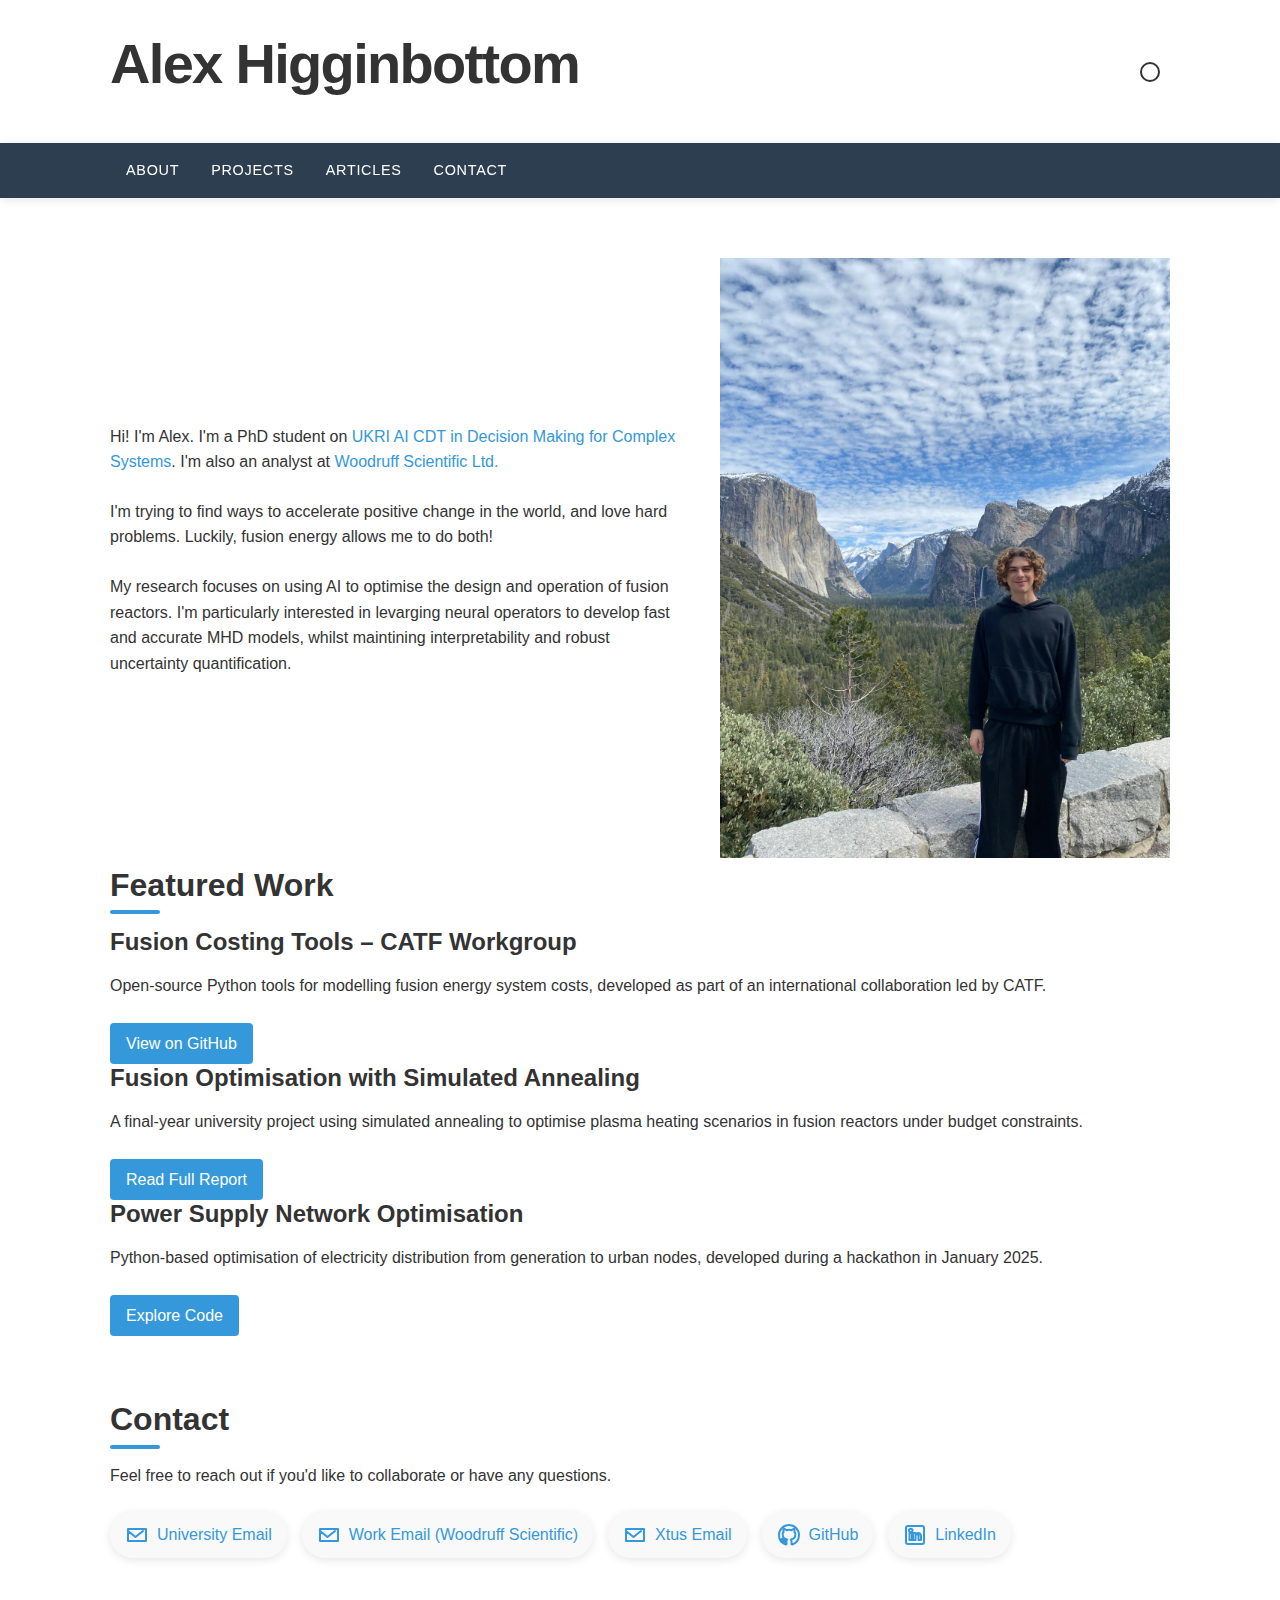
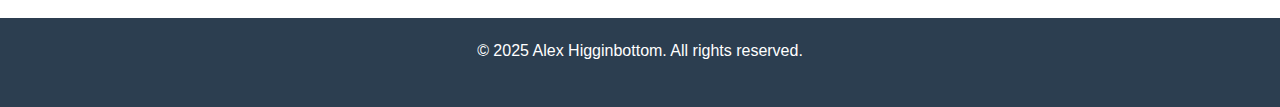
<file: index.html>
<!DOCTYPE html>
<html lang="en">
<head>
    <meta name="description" content="Alex Higginbottom – Researcher in AI, Fusion Energy and Applied Physics. Explore projects, essays, and collaborations.">
    <meta name="keywords" content="Alex Higginbottom, AI, fusion energy, simulated annealing, ADR, optimisation, open source, physics, Python">
    <meta name="author" content="Alex Higginbottom">
    <meta charset="UTF-8">
    <meta name="viewport" content="width=device-width, initial-scale=1.0">
    <title>Alex Higginbottom - Personal Website</title>
    <link rel="stylesheet" href="css/style.css">
    <link rel="preconnect" href="https://fonts.googleapis.com">
    <link rel="preconnect" href="https://fonts.gstatic.com" crossorigin>
    <link href="https://fonts.googleapis.com/css2?family=Cormorant+Garamond:wght@400;600;700&family=Montserrat:wght@300;400;600&display=swap" rel="stylesheet">
    <script src="js/main.js" defer></script>
    <style>
        .profile-pic {
            max-width: 450px; 
            height: auto;
        }
    </style>
</head>
<body>
    <header>
        <div class="container">
            <h1>Alex Higginbottom</h1>
            <button id="darkModeToggle" aria-label="Toggle dark mode">
                <svg viewBox="0 0 24 24" width="24" height="24">
                    <path class="sun" d="M12 3v1m0 16v1m-9-9H2m18 0h1M5.6 5.6l.7.7m12.1-.7l-.7.7m-12.1 12.1l.7-.7m12.1.7l-.7-.7M12 12a3 3 0 110-6 3 3 0 010 6z" />
                    <path class="moon" d="M12 3a9 9 0 019 9 9 9 0 01-9 9 9 9 0 01-9-9 9 9 0 019-9z" />
                </svg>
            </button>
        </div>
    </header>

    <nav>
        <div class="container">
            <ul>
                <li><a href="#about">About</a></li>
                <li><a href="projects.html">Projects</a></li>
                <li><a href="articles.html">Articles</a></li>
                <li><a href="#contact">Contact</a></li>
            </ul>
        </div>
    </nav>

    <main>
        <section id="about" class="container">
            
            <div class="about-content">
                <div class="about-text">
                    <p>Hi! I'm Alex. I'm a PhD student on <a href="https://www.ai-decisions-cdt.ac.uk/" target="_blank">UKRI AI CDT in Decision Making for Complex Systems</a>. I'm also an analyst at <a href="https://woodruffscientific.com/" target="_blank">
                        Woodruff Scientific Ltd.
                      </a>
                    </p>
                    <p>I'm trying to find ways to accelerate positive change in the world, and love hard problems. Luckily, fusion energy allows me to do both!</p>
                    <p>My research focuses on using AI to optimise the design and operation of fusion reactors. I'm particularly interested in levarging neural operators to develop fast and accurate MHD models, whilst maintining interpretability and robust uncertainty quantification.</p>
                </div>
                <div class="about-image">
                    <img src="Images/profile_pic.jpg" alt="Profile Pic" class="profile-pic" />
                </div>
            </div>
        </section>

        <section id="featured" class="container">
            <h2>Featured Work</h2>
            <div class="featured-grid">
                <article class="featured-item">
                    <h3>Fusion Costing Tools – CATF Workgroup</h3>
                    <p>Open-source Python tools for modelling fusion energy system costs, developed as part of an international collaboration led by CATF.</p>
                    <a href="https://github.com/Woodruff-Scientific-Ltd/PyFECONS" target="_blank" class="button">View on GitHub</a>
                </article>
        
                <article class="featured-item">
                    <h3>Fusion Optimisation with Simulated Annealing</h3>
                    <p>A final-year university project using simulated annealing to optimise plasma heating scenarios in fusion reactors under budget constraints.</p>
                    <a href="Papers/Mathematical_Optimisation (5).pdf" target="_blank" class="button">Read Full Report</a>
                </article>
        
                <article class="featured-item">
                    <h3>Power Supply Network Optimisation</h3>
                    <p>Python-based optimisation of electricity distribution from generation to urban nodes, developed during a hackathon in January 2025.</p>
                    <a href="https://github.com/Detriatis/hackthon_project" target="_blank" class="button">Explore Code</a>
                </article>
            </div>
        </section>
        <div style="height: 4rem;"></div>

        

        <section id="contact" class="container">
            <h2>Contact</h2>
            <p>Feel free to reach out if you'd like to collaborate or have any questions.</p>
            <div class="contact-links">
                <a href="mailto:alexander.higginbottom@postgrad.manchester.ac.uk" class="contact-link">
                    <svg viewBox="0 0 24 24" width="24" height="24">
                        <path d="M3 8l7.5 6L18 8M3 6h18v12H3V6z" />
                    </svg>
                    University Email
                </a>
                <a href="mailto:alex@woodruffscientific.com" class="contact-link">
                    <svg viewBox="0 0 24 24" width="24" height="24">
                        <path d="M3 8l7.5 6L18 8M3 6h18v12H3V6z" />
                    </svg>
                    Work Email (Woodruff Scientific)
                </a>
                <a href="mailto:alex@xtusenergy.com" class="contact-link">
                    <svg viewBox="0 0 24 24" width="24" height="24">
                        <path d="M3 8l7.5 6L18 8M3 6h18v12H3V6z" />
                    </svg>
                    Xtus Email
                </a>
                <a href="https://github.com/Alex-Higg" class="contact-link" target="_blank">
                    <svg viewBox="0 0 24 24" width="24" height="24">
                        <path d="M12 2A10 10 0 002 12c0 4.42 2.87 8.17 6.84 9.5.5.08.66-.23.66-.5v-1.69c-2.77.6-3.36-1.34-3.36-1.34-.46-1.16-1.11-1.47-1.11-1.47-.91-.62.07-.6.07-.6 1 .07 1.53 1.03 1.53 1.03.87 1.52 2.34 1.07 2.91.83.09-.65.35-1.09.63-1.34-2.22-.25-4.55-1.11-4.55-4.92 0-1.11.38-2 1.03-2.71-.1-.25-.45-1.29.1-2.64 0 0 .84-.27 2.75 1.02.79-.22 1.65-.33 2.5-.33.85 0 1.71.11 2.5.33 1.91-1.29 2.75-1.02 2.75-1.02.55 1.35.2 2.39.1 2.64.65.71 1.03 1.6 1.03 2.71 0 3.82-2.34 4.66-4.57 4.91.36.31.69.92.69 1.85V21c0 .27.16.59.67.5C19.14 20.16 22 16.42 22 12A10 10 0 0012 2z" />
                    </svg>
                    GitHub
                </a>
                <a href="https://www.linkedin.com/feed/" class="contact-link" target="_blank">
                    <svg viewBox="0 0 24 24" width="24" height="24">
                        <path d="M19 3H5a2 2 0 00-2 2v14a2 2 0 002 2h14a2 2 0 002-2V5a2 2 0 00-2-2zM9 17H6.5v-7H9v7zM7.75 9.25a1.75 1.75 0 110-3.5 1.75 1.75 0 010 3.5zM18 17h-2.5v-4c0-1.5-1-1.75-1.5-1.75s-1.5.5-1.5 1.25V17h-2.5v-7h2.5v1.25c.5-.75 1.5-1.25 2.5-1.25s3 .5 3 3.5v3.5z" />
                    </svg>
                    LinkedIn
                </a>
            </div>
        </section>
    </main>

    <footer>
        <div class="container">
            <p>&copy; 2025 Alex Higginbottom. All rights reserved.</p>
        </div>
    </footer>
</body>
</html>
</file>
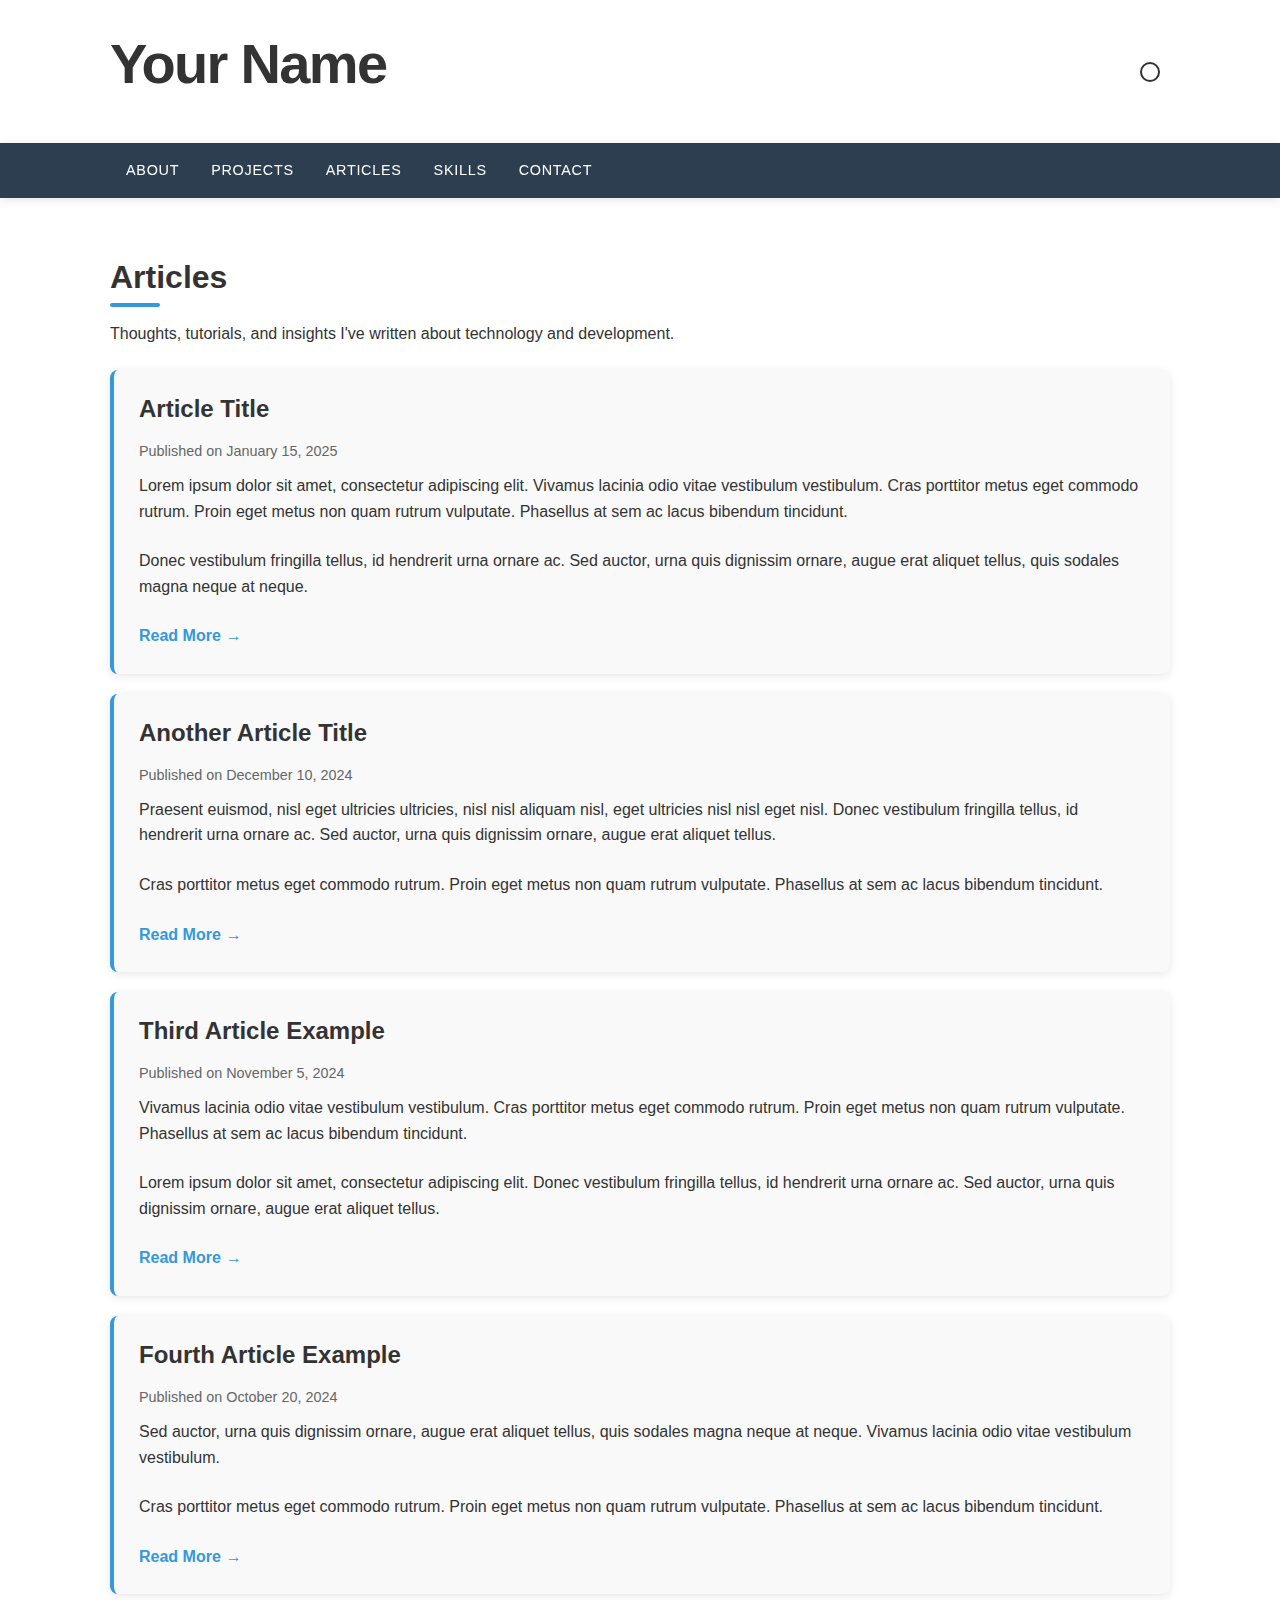
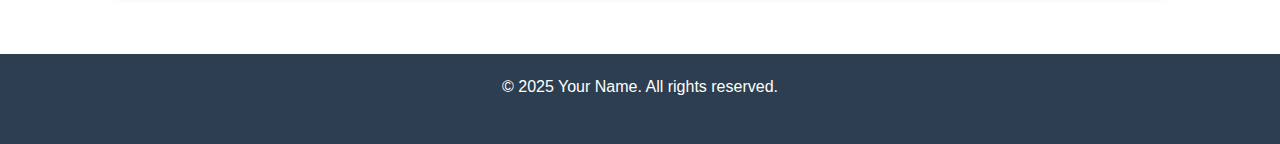
<file: articles.html>
<!DOCTYPE html>
<html lang="en">
<head>
    <meta charset="UTF-8">
    <meta name="viewport" content="width=device-width, initial-scale=1.0">
    <title>Articles - Your Name</title>
    <link rel="stylesheet" href="css/style.css">
    <link rel="preconnect" href="https://fonts.googleapis.com">
    <link rel="preconnect" href="https://fonts.gstatic.com" crossorigin>
    <link href="https://fonts.googleapis.com/css2?family=Cormorant+Garamond:wght@400;600;700&family=Montserrat:wght@300;400;600&display=swap" rel="stylesheet">
    <script src="js/main.js" defer></script>
</head>
<body>
    <header>
        <div class="container">
            <h1>Your Name</h1>
            <button id="darkModeToggle" aria-label="Toggle dark mode">
                <svg viewBox="0 0 24 24" width="24" height="24">
                    <path class="sun" d="M12 3v1m0 16v1m-9-9H2m18 0h1M5.6 5.6l.7.7m12.1-.7l-.7.7m-12.1 12.1l.7-.7m12.1.7l-.7-.7M12 12a3 3 0 110-6 3 3 0 010 6z" />
                    <path class="moon" d="M12 3a9 9 0 019 9 9 9 0 01-9 9 9 9 0 01-9-9 9 9 0 019-9z" />
                </svg>
            </button>
        </div>
    </header>

    <nav>
        <div class="container">
            <ul>
                <li><a href="index.html">About</a></li>
                <li><a href="projects.html">Projects</a></li>
                <li><a href="articles.html" class="active">Articles</a></li>
                <li><a href="index.html#skills">Skills</a></li>
                <li><a href="index.html#contact">Contact</a></li>
            </ul>
        </div>
    </nav>

    <main>
        <section class="container">
            <h2>Articles</h2>
            <p class="page-intro">Thoughts, tutorials, and insights I've written about technology and development.</p>
            
            <div class="articles-list">
                <article class="article-card">
                    <h3>Article Title</h3>
                    <div class="article-meta">Published on <time datetime="2025-01-15">January 15, 2025</time></div>
                    <p>Lorem ipsum dolor sit amet, consectetur adipiscing elit. Vivamus lacinia odio vitae vestibulum vestibulum. Cras porttitor metus eget commodo rutrum. Proin eget metus non quam rutrum vulputate. Phasellus at sem ac lacus bibendum tincidunt.</p>
                    <p>Donec vestibulum fringilla tellus, id hendrerit urna ornare ac. Sed auctor, urna quis dignissim ornare, augue erat aliquet tellus, quis sodales magna neque at neque.</p>
                    <a href="#" class="read-more">Read More</a>
                </article>

                <article class="article-card">
                    <h3>Another Article Title</h3>
                    <div class="article-meta">Published on <time datetime="2024-12-10">December 10, 2024</time></div>
                    <p>Praesent euismod, nisl eget ultricies ultricies, nisl nisl aliquam nisl, eget ultricies nisl nisl eget nisl. Donec vestibulum fringilla tellus, id hendrerit urna ornare ac. Sed auctor, urna quis dignissim ornare, augue erat aliquet tellus.</p>
                    <p>Cras porttitor metus eget commodo rutrum. Proin eget metus non quam rutrum vulputate. Phasellus at sem ac lacus bibendum tincidunt.</p>
                    <a href="#" class="read-more">Read More</a>
                </article>
                
                <article class="article-card">
                    <h3>Third Article Example</h3>
                    <div class="article-meta">Published on <time datetime="2024-11-05">November 5, 2024</time></div>
                    <p>Vivamus lacinia odio vitae vestibulum vestibulum. Cras porttitor metus eget commodo rutrum. Proin eget metus non quam rutrum vulputate. Phasellus at sem ac lacus bibendum tincidunt.</p>
                    <p>Lorem ipsum dolor sit amet, consectetur adipiscing elit. Donec vestibulum fringilla tellus, id hendrerit urna ornare ac. Sed auctor, urna quis dignissim ornare, augue erat aliquet tellus.</p>
                    <a href="#" class="read-more">Read More</a>
                </article>
                
                <article class="article-card">
                    <h3>Fourth Article Example</h3>
                    <div class="article-meta">Published on <time datetime="2024-10-20">October 20, 2024</time></div>
                    <p>Sed auctor, urna quis dignissim ornare, augue erat aliquet tellus, quis sodales magna neque at neque. Vivamus lacinia odio vitae vestibulum vestibulum.</p>
                    <p>Cras porttitor metus eget commodo rutrum. Proin eget metus non quam rutrum vulputate. Phasellus at sem ac lacus bibendum tincidunt.</p>
                    <a href="#" class="read-more">Read More</a>
                </article>
            </div>
        </section>
    </main>

    <footer>
        <div class="container">
            <p>&copy; 2025 Your Name. All rights reserved.</p>
        </div>
    </footer>
</body>
</html>
</file>
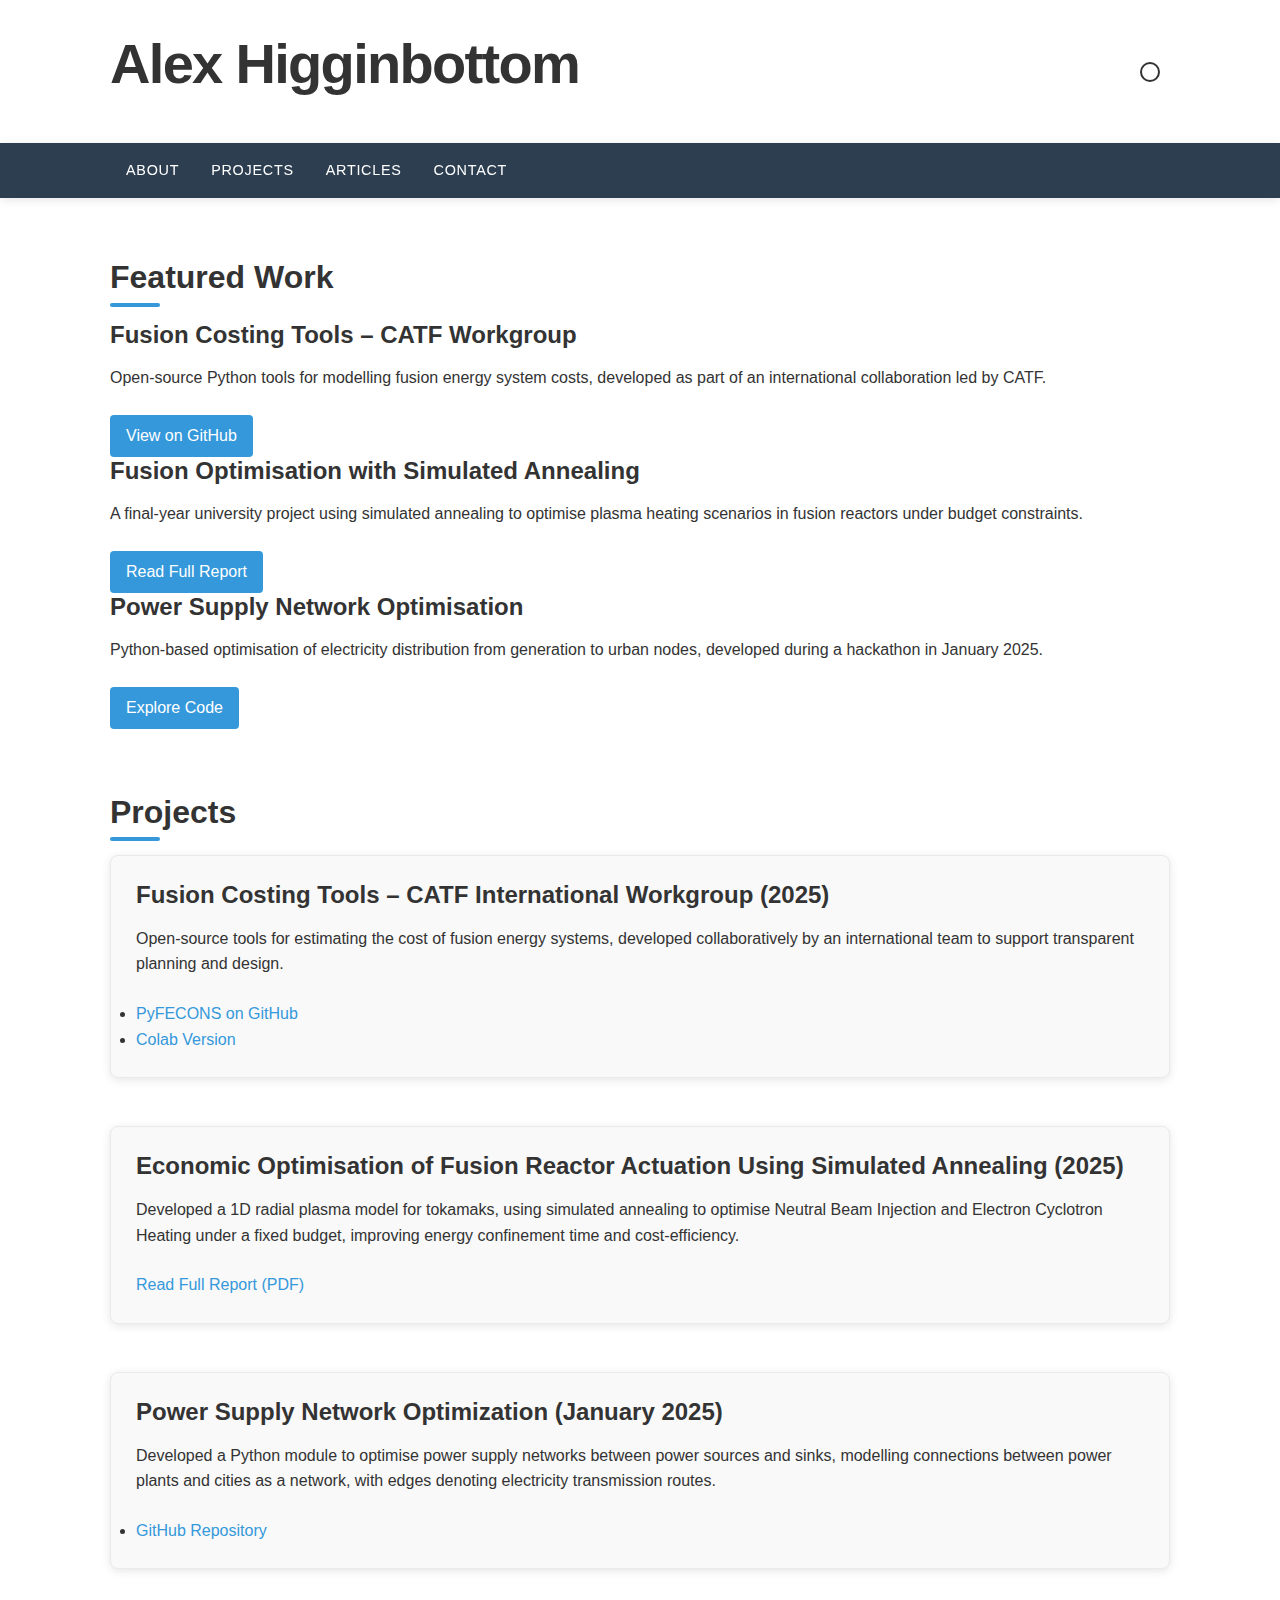
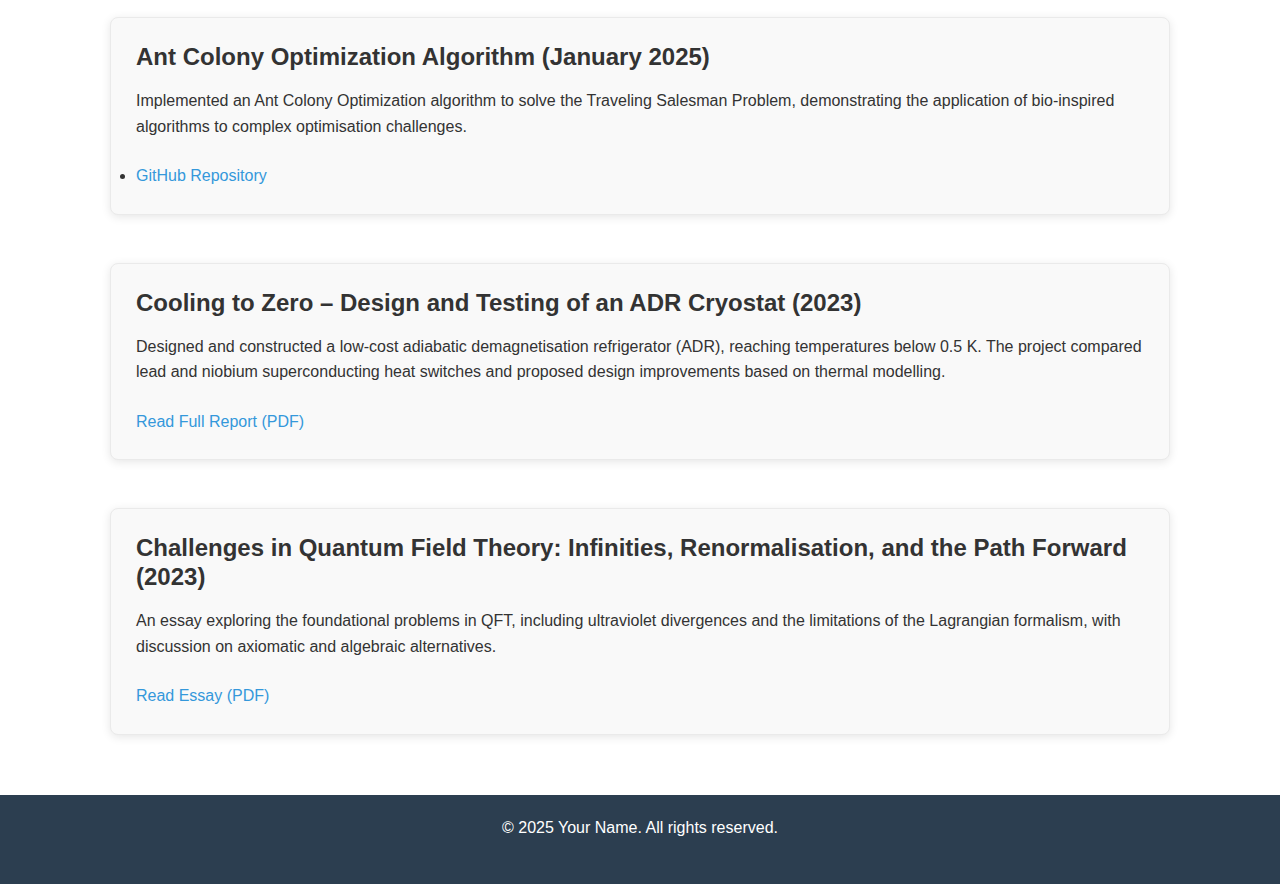
<file: projects.html>
<!DOCTYPE html>
<html lang="en">
<head>
    <meta charset="UTF-8">
    <meta name="viewport" content="width=device-width, initial-scale=1.0">
    <title>Projects - Alex Higginbottom</title>
    <link rel="stylesheet" href="css/style.css">
    <link rel="preconnect" href="https://fonts.googleapis.com">
    <link rel="preconnect" href="https://fonts.gstatic.com" crossorigin>
    <link href="https://fonts.googleapis.com/css2?family=Cormorant+Garamond:wght@400;600;700&family=Montserrat:wght@300;400;600&display=swap" rel="stylesheet">
    <script src="js/main.js" defer></script>
    <style>
        .project-card {
            margin-bottom: 3rem;
        }
    </style>
</head>
<body>
    <header>
        <div class="container">
            <h1>Alex Higginbottom</h1>
            <button id="darkModeToggle" aria-label="Toggle dark mode">
                <svg viewBox="0 0 24 24" width="24" height="24">
                    <path class="sun" d="M12 3v1m0 16v1m-9-9H2m18 0h1M5.6 5.6l.7.7m12.1-.7l-.7.7m-12.1 12.1l.7-.7m12.1.7l-.7-.7M12 12a3 3 0 110-6 3 3 0 010 6z" />
                    <path class="moon" d="M12 3a9 9 0 019 9 9 9 0 01-9 9 9 9 0 01-9-9 9 9 0 019-9z" />
                </svg>
            </button>
        </div>
    </header>

    <nav>
        <div class="container">
            <ul>
                <li><a href="index.html">About</a></li>
                <li><a href="projects.html" class="active">Projects</a></li>
                <li><a href="articles.html">Articles</a></li>
                <li><a href="index.html#contact">Contact</a></li>
            </ul>
        </div>
    </nav>

    <main>
        <section id="featured" class="container" style="margin-bottom: 4rem;">
            <h2>Featured Work</h2>
            <div class="featured-grid">
                <article class="featured-item">
                    <h3>Fusion Costing Tools – CATF Workgroup</h3>
                    <p>Open-source Python tools for modelling fusion energy system costs, developed as part of an international collaboration led by CATF.</p>
                    <a href="https://github.com/Woodruff-Scientific-Ltd/PyFECONS" target="_blank" class="button">View on GitHub</a>
                </article>

                <article class="featured-item">
                    <h3>Fusion Optimisation with Simulated Annealing</h3>
                    <p>A final-year university project using simulated annealing to optimise plasma heating scenarios in fusion reactors under budget constraints.</p>
                    <a href="Papers/Mathematical_Optimisation (5).pdf" target="_blank" class="button">Read Full Report</a>
                </article>

                <article class="featured-item">
                    <h3>Power Supply Network Optimisation</h3>
                    <p>Python-based optimisation of electricity distribution from generation to urban nodes, developed during a hackathon in January 2025.</p>
                    <a href="https://github.com/Detriatis/hackthon_project" target="_blank" class="button">Explore Code</a>
                </article>
            </div>
        </section>

        <section class="container">
            <h2>Projects</h2>
            <div class="projects-list">
                <article class="project-card">
                    <h3>Fusion Costing Tools – CATF International Workgroup (2025)</h3>
                    <p>Open-source tools for estimating the cost of fusion energy systems, developed collaboratively by an international team to support transparent planning and design.</p>
                    <ul>
                        <li><a href="https://github.com/Woodruff-Scientific-Ltd/PyFECONS" target="_blank">PyFECONS on GitHub</a></li>
                        <li><a href="https://github.com/Woodruff-Scientific-Ltd/PyFECONs-GoogleColab" target="_blank">Colab Version</a></li>
                    </ul>
                </article>

                <article class="project-card">
                    <h3>Economic Optimisation of Fusion Reactor Actuation Using Simulated Annealing (2025)</h3>
                    <p>Developed a 1D radial plasma model for tokamaks, using simulated annealing to optimise Neutral Beam Injection and Electron Cyclotron Heating under a fixed budget, improving energy confinement time and cost-efficiency.</p>
                    <a href="Papers/Mathematical_Optimisation (5).pdf" target="_blank">Read Full Report (PDF)</a>
                </article>

                <article class="project-card">
                    <h3>Power Supply Network Optimization (January 2025)</h3>
                    <p>Developed a Python module to optimise power supply networks between power sources and sinks, modelling connections between power plants and cities as a network, with edges denoting electricity transmission routes.</p>
                    <ul>
                        <li><a href="https://github.com/Detriatis/hackthon_project" target="_blank">GitHub Repository</a></li>
                    </ul>
                </article>

                <article class="project-card">
                    <h3>Ant Colony Optimization Algorithm (January 2025)</h3>
                    <p>Implemented an Ant Colony Optimization algorithm to solve the Traveling Salesman Problem, demonstrating the application of bio-inspired algorithms to complex optimisation challenges.</p>
                    <ul>
                        <li><a href="https://github.com/JacobCummins/Ants" target="_blank">GitHub Repository</a></li>
                    </ul>
                </article>

                <article class="project-card">
                    <h3>Cooling to Zero – Design and Testing of an ADR Cryostat (2023)</h3>
                    <p>Designed and constructed a low-cost adiabatic demagnetisation refrigerator (ADR), reaching temperatures below 0.5 K. The project compared lead and niobium superconducting heat switches and proposed design improvements based on thermal modelling.</p>
                    <a href="Papers/A_Higginbottom_Cooling_to_Zero.pdf" target="_blank">Read Full Report (PDF)</a>
                </article>

                <article class="project-card">
                    <h3>Challenges in Quantum Field Theory: Infinities, Renormalisation, and the Path Forward (2023)</h3>
                    <p>An essay exploring the foundational problems in QFT, including ultraviolet divergences and the limitations of the Lagrangian formalism, with discussion on axiomatic and algebraic alternatives.</p>
                    <a href="Papers/A_Higginbottom_Foundations_Essay.pdf" target="_blank">Read Essay (PDF)</a>
                </article>
            </div>
        </section>
    </main>

    <footer>
        <div class="container">
            <p>&copy; 2025 Your Name. All rights reserved.</p>
        </div>
    </footer>
</body>
</html>
</file>
<file: css/style.css>
/* Base Styles */
:root {
    --primary-color: #3498db;
    --secondary-color: #2c3e50;
    --text-color: #333;
    --background-color: #fff;
    --card-bg-color: #f9f9f9;
    --border-color: #eaeaea;
    --highlight-color: #e74c3c;
    --transition-speed: 0.3s;
    --container-width: 1100px;
    --shadow: 0 2px 10px rgba(0, 0, 0, 0.1);
}

.dark-mode {
    --primary-color: #6ab0de;
    --secondary-color: #34495e;
    --text-color: #f0f0f0;
    --background-color: #1a1a2e;
    --card-bg-color: #252a41;
    --border-color: #2d3748;
    --shadow: 0 4px 12px rgba(0, 0, 0, 0.3);
}

* {
    margin: 0;
    padding: 0;
    box-sizing: border-box;
}

html {
    scroll-behavior: smooth;
}

body {
    font-family: 'Inter', -apple-system, BlinkMacSystemFont, 'Segoe UI', Roboto, Oxygen, Ubuntu, Cantarell, 'Open Sans', 'Helvetica Neue', sans-serif;
    line-height: 1.6;
    color: var(--text-color);
    background-color: var(--background-color);
    transition: background-color var(--transition-speed), color var(--transition-speed);
}

.container {
    width: 100%;
    max-width: var(--container-width);
    margin: 0 auto;
    padding: 0 20px;
}

/* Typography */
h1, h2, h3, h4, h5, h6 {
    margin-bottom: 1rem;
    line-height: 1.2;
}

h1 {
    font-size: 3.5rem;
    letter-spacing: -0.03em;
    font-weight: 800;
}

h2 {
    font-size: 2rem;
    margin-bottom: 1.5rem;
    position: relative;
    display: inline-block;
}

h2::after {
    content: '';
    position: absolute;
    bottom: -10px;
    left: 0;
    width: 50px;
    height: 4px;
    background-color: var(--primary-color);
    border-radius: 2px;
}

h3 {
    font-size: 1.5rem;
}

p {
    margin-bottom: 1.5rem;
}

a {
    color: var(--primary-color);
    text-decoration: none;
    transition: color var(--transition-speed);
}

a:hover {
    color: var(--highlight-color);
}

/* Header */
header {
    padding: 30px 0;
}

header .container {
    display: flex;
    justify-content: space-between;
    align-items: center;
}

/* Dark Mode Toggle */
#darkModeToggle {
    background: none;
    border: none;
    cursor: pointer;
    display: flex;
    align-items: center;
    justify-content: center;
    width: 40px;
    height: 40px;
    border-radius: 50%;
    transition: background-color var(--transition-speed);
}

#darkModeToggle:hover {
    background-color: var(--card-bg-color);
}

#darkModeToggle svg {
    fill: none;
    stroke: var(--text-color);
    stroke-width: 2;
    stroke-linecap: round;
    stroke-linejoin: round;
    transition: stroke var(--transition-speed);
}

.dark-mode #darkModeToggle .sun {
    display: block;
}

.dark-mode #darkModeToggle .moon {
    display: none;
}

#darkModeToggle .sun {
    display: none;
}

#darkModeToggle .moon {
    display: block;
}

/* Navigation */
nav {
    background-color: var(--secondary-color);
    position: sticky;
    top: 0;
    z-index: 100;
    box-shadow: var(--shadow);
}

nav ul {
    display: flex;
    list-style: none;
}

nav a {
    display: block;
    color: #fff;
    padding: 1rem;
    text-transform: uppercase;
    font-size: 0.9rem;
    font-weight: 500;
    letter-spacing: 0.05em;
    position: relative;
}

nav a::after {
    content: '';
    position: absolute;
    bottom: 0;
    left: 0;
    width: 100%;
    height: 3px;
    background-color: var(--primary-color);
    transform: scaleX(0);
    transition: transform var(--transition-speed);
}

nav a:hover::after {
    transform: scaleX(1);
}

/* Main Content */
main {
    margin: 60px 0;
}

section {
    margin-bottom: 80px;
}

/* About Section */
.about-content {
    display: flex;
    gap: 40px;
    align-items: center;
}

.about-text {
    flex: 3;
}

.about-image {
    flex: 2;
}

.placeholder-img {
    background-color: var(--card-bg-color);
    height: 250px;
    display: flex;
    align-items: center;
    justify-content: center;
    border-radius: 8px;
    font-weight: bold;
    color: var(--secondary-color);
    border: 1px solid var(--border-color);
}

/* Projects Section */
.projects-grid {
    display: grid;
    grid-template-columns: repeat(auto-fill, minmax(300px, 1fr));
    gap: 30px;
}

.project-card {
    background-color: var(--card-bg-color);
    border-radius: 8px;
    padding: 25px;
    box-shadow: var(--shadow);
    transition: transform var(--transition-speed);
    border: 1px solid var(--border-color);
}

.project-card:hover {
    transform: translateY(-5px);
}

.project-links {
    display: flex;
    gap: 10px;
    margin-top: 20px;
}

/* Code Snippets */
pre {
    background-color: rgba(0, 0, 0, 0.05);
    padding: 15px;
    border-radius: 5px;
    overflow-x: auto;
    margin: 15px 0;
    font-family: 'Fira Code', monospace;
    font-size: 0.9rem;
}

.dark-mode pre {
    background-color: rgba(0, 0, 0, 0.3);
}

code {
    color: var(--secondary-color);
}

.dark-mode code {
    color: #f0f0f0;
}

/* Articles Section */
.articles-list {
    display: flex;
    flex-direction: column;
    gap: 20px;
}

.article-card {
    background-color: var(--card-bg-color);
    border-radius: 8px;
    padding: 25px;
    box-shadow: var(--shadow);
    border-left: 4px solid var(--primary-color);
    transition: transform var(--transition-speed);
}

.article-card:hover {
    transform: translateX(5px);
}

.article-meta {
    font-size: 0.9rem;
    color: #666;
    margin-bottom: 10px;
}

.dark-mode .article-meta {
    color: #aaa;
}

.read-more {
    font-weight: bold;
    display: inline-flex;
    align-items: center;
}

.read-more::after {
    content: '→';
    margin-left: 5px;
    transition: transform var(--transition-speed);
}

.read-more:hover::after {
    transform: translateX(5px);
}

/* Skills Section */
.skills-container {
    display: grid;
    grid-template-columns: repeat(auto-fill, minmax(200px, 1fr));
    gap: 30px;
}

.skill-category {
    background-color: var(--card-bg-color);
    border-radius: 8px;
    padding: 20px;
    box-shadow: var(--shadow);
    border: 1px solid var(--border-color);
}

.skills-list {
    list-style-type: none;
}

.skills-list li {
    padding: 5px 0;
    position: relative;
    padding-left: 20px;
}

.skills-list li::before {
    content: '•';
    color: var(--primary-color);
    font-weight: bold;
    position: absolute;
    left: 0;
}

/* Contact Section */
.contact-links {
    display: flex;
    flex-wrap: wrap;
    gap: 15px;
    margin-top: 20px;
}

.contact-link {
    display: flex;
    align-items: center;
    gap: 8px;
    background-color: var(--card-bg-color);
    padding: 10px 15px;
    border-radius: 30px;
    transition: background-color var(--transition-speed);
    box-shadow: var(--shadow);
}

.contact-link:hover {
    background-color: var(--primary-color);
    color: white;
}

.contact-link svg {
    fill: none;
    stroke: currentColor;
    stroke-width: 2;
    stroke-linecap: round;
    stroke-linejoin: round;
}

/* Buttons */
.button {
    display: inline-block;
    background-color: var(--primary-color);
    color: white;
    padding: 8px 16px;
    border-radius: 4px;
    font-weight: 500;
    transition: background-color var(--transition-speed), transform var(--transition-speed);
}

.button:hover {
    background-color: var(--highlight-color);
    color: white;
    transform: translateY(-2px);
}

.button-secondary {
    background-color: transparent;
    color: var(--primary-color);
    border: 1px solid var(--primary-color);
}

.button-secondary:hover {
    background-color: var(--primary-color);
    color: white;
}

/* Footer */
footer {
    background-color: var(--secondary-color);
    color: white;
    padding: 20px 0;
    text-align: center;
}

/* Media Queries */
@media (max-width: 768px) {
    h1 {
        font-size: 2.5rem;
    }
    
    nav ul {
        flex-wrap: wrap;
        justify-content: center;
    }
    
    .about-content {
        flex-direction: column;
    }
    
    .projects-grid {
        grid-template-columns: 1fr;
    }
    
    .skills-container {
        grid-template-columns: 1fr;
    }
}

@media (max-width: 480px) {
    h1 {
        font-size: 2rem;
    }
    
    section {
        margin-bottom: 40px;
    }
}
</file>
